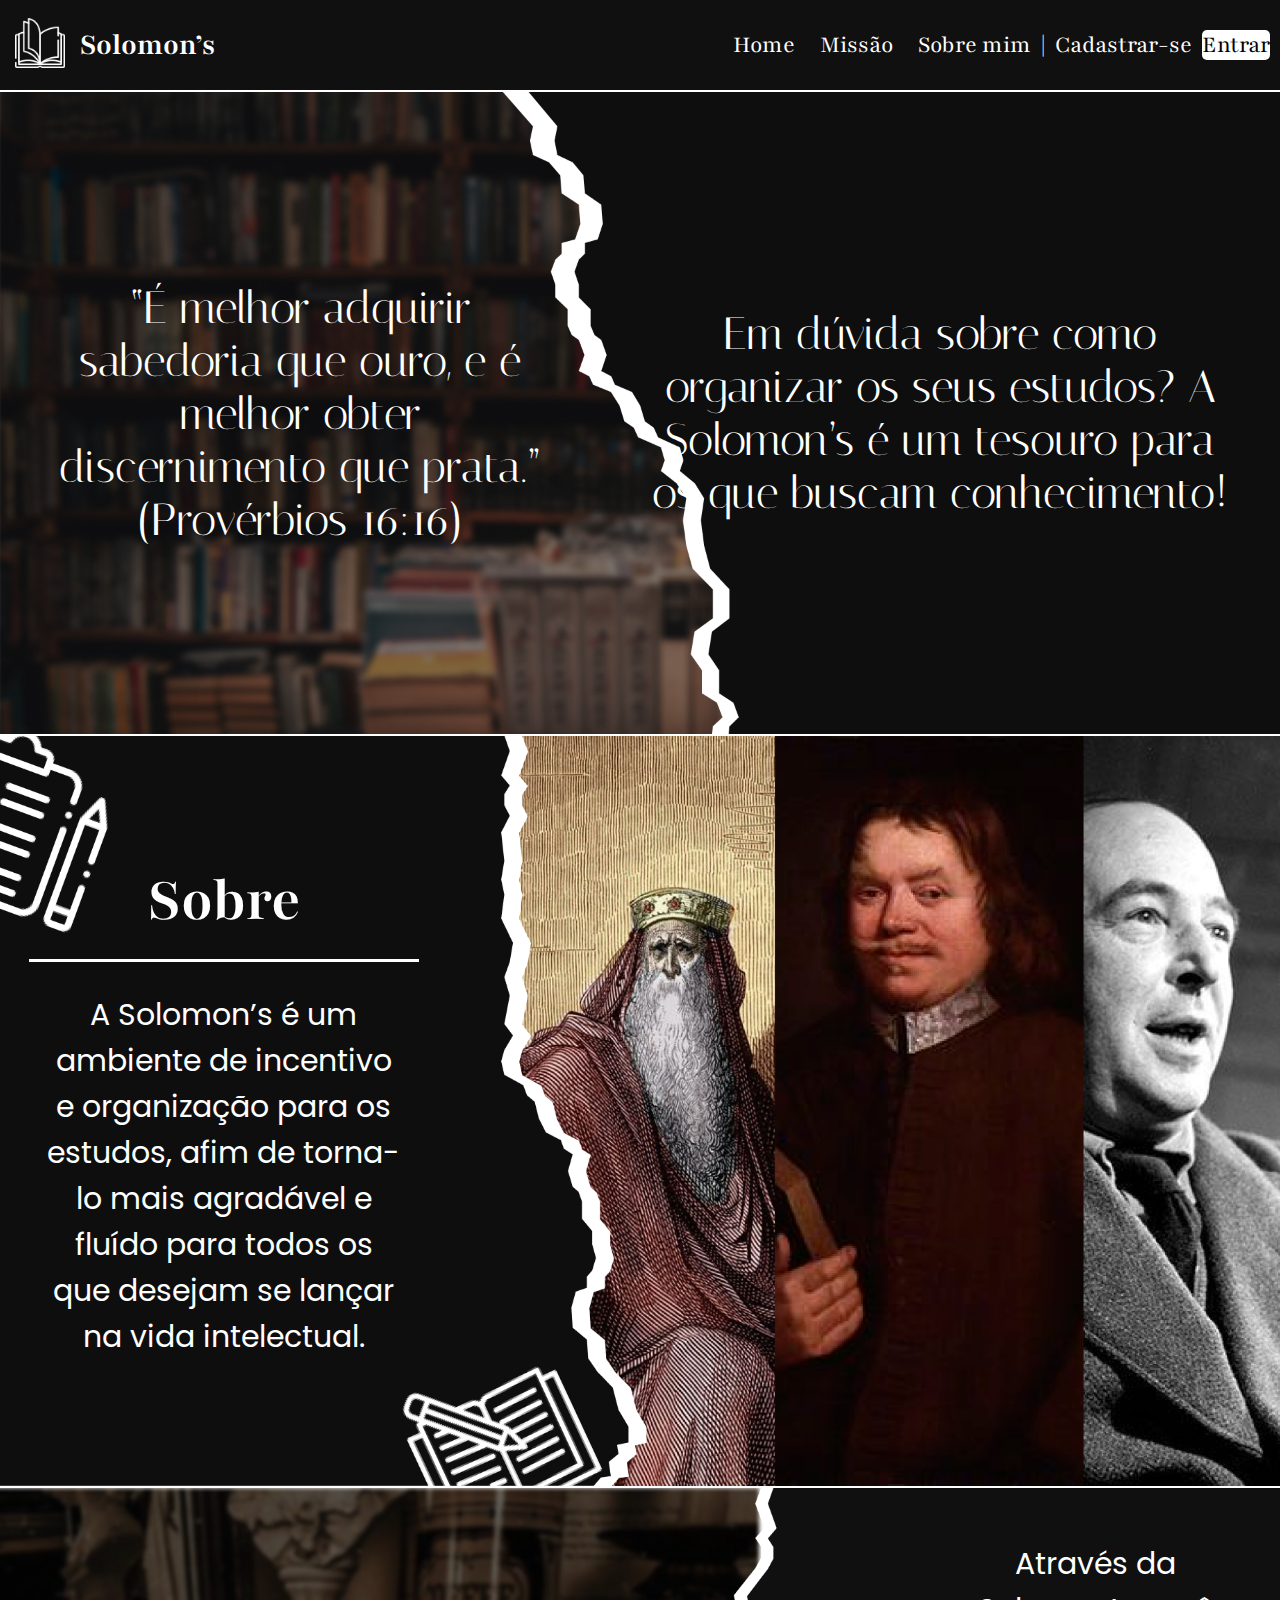
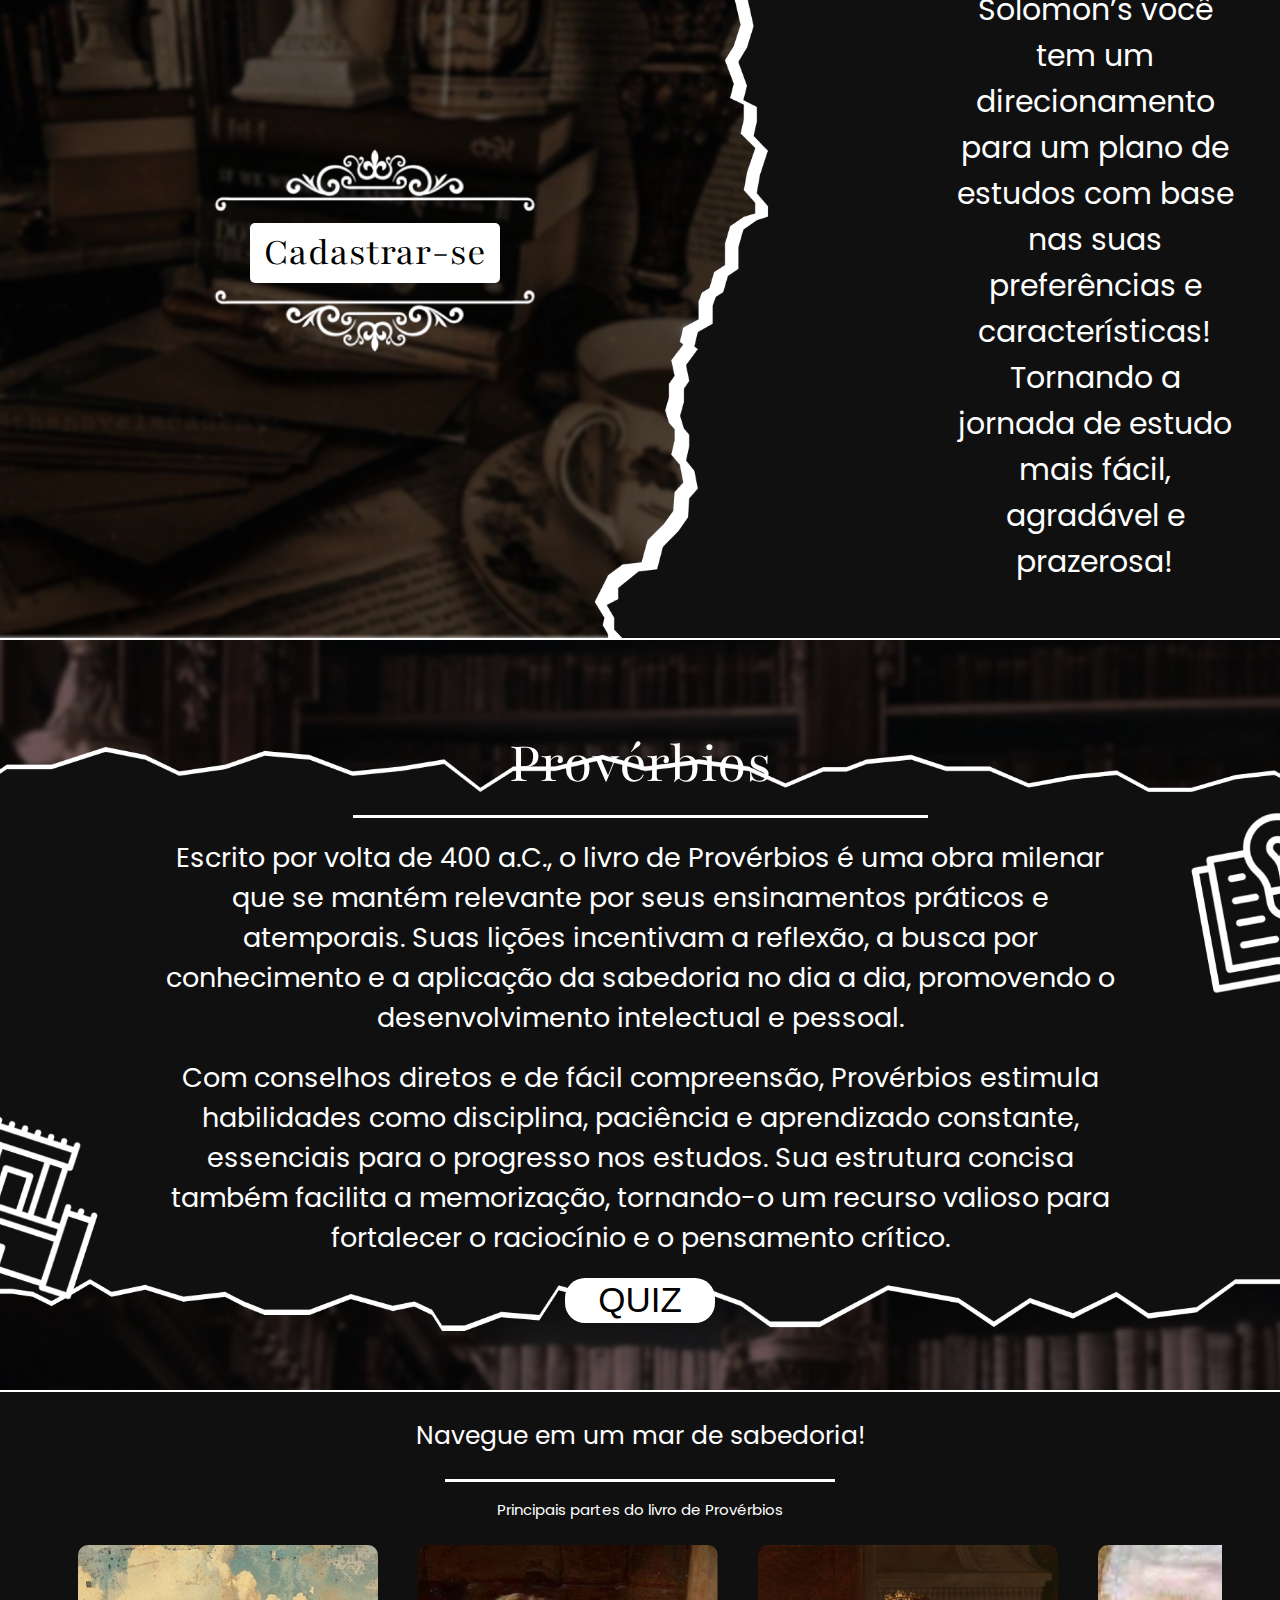
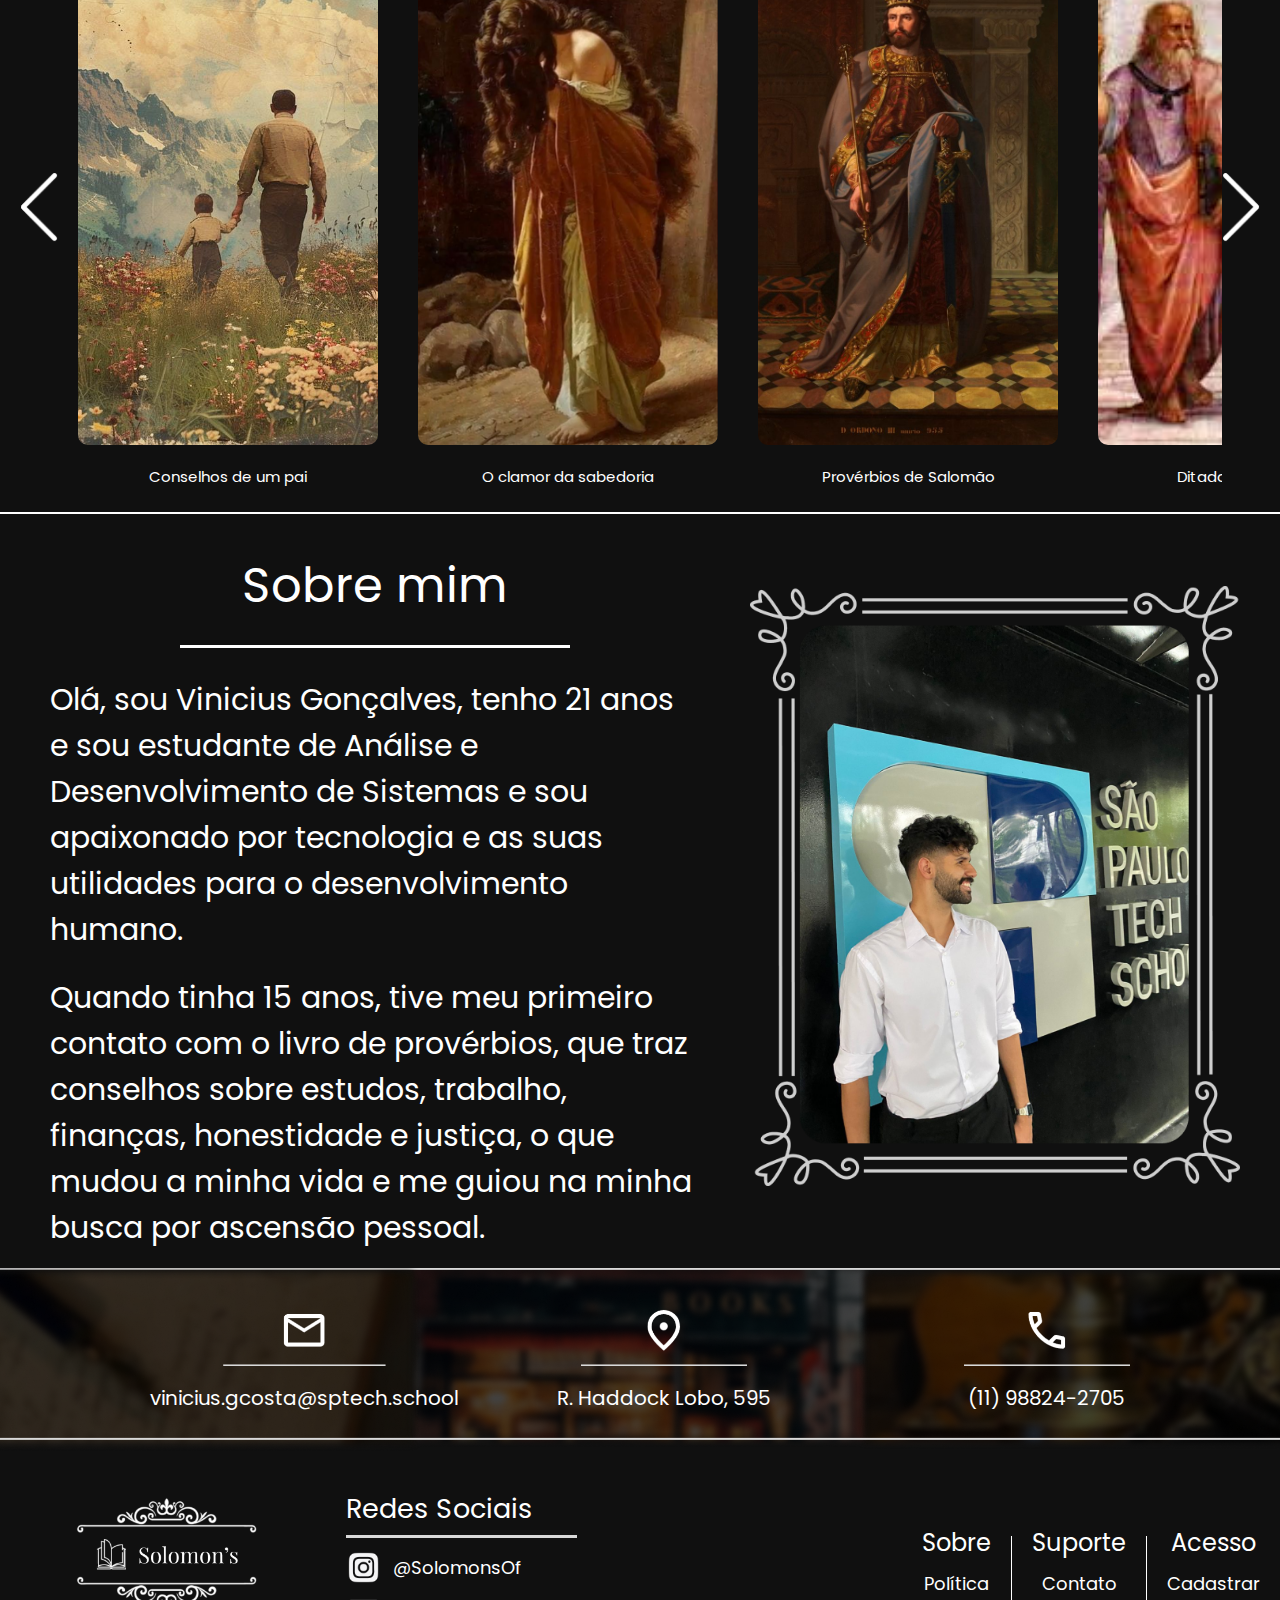
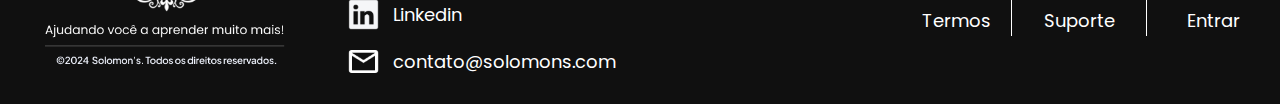
<file: Desenvolvimento/Site/web-data-viz/public/index.html>
<!DOCTYPE html>
<html lang="en">

<head>
    <meta charset="UTF-8">
    <meta name="viewport" content="width=device-width, initial-scale=1.0">

    <title>Solomon's</title>

    <link rel="icon" href="assets/Logo.png">
    <link rel="stylesheet" href="css/estilo.css">

    <link rel="preconnect" href="https://fonts.googleapis.com">
    <link rel="preconnect" href="https://fonts.gstatic.com" crossorigin>
    <link href="https://fonts.googleapis.com/css2?family=Playfair:ital,opsz,wght@0,5..1200,300..900;1,5..1200,300..900&display=swap" rel="stylesheet">

    <link rel="preconnect" href="https://fonts.googleapis.com">
    <link rel="preconnect" href="https://fonts.gstatic.com" crossorigin>
    <link href="https://fonts.googleapis.com/css2?family=Italiana&family=Playfair:ital,opsz,wght@0,5..1200,300..900;1,5..1200,300..900&family=Saira:ital,wght@0,100..900;1,100..900&display=swap" rel="stylesheet">

    <link rel="preconnect" href="https://fonts.googleapis.com">
    <link rel="preconnect" href="https://fonts.gstatic.com" crossorigin>
    <link href="https://fonts.googleapis.com/css2?family=Italiana&family=Playfair:ital,opsz,wght@0,5..1200,300..900;1,5..1200,300..900&family=Poppins:ital,wght@0,100;0,200;0,300;0,400;0,500;0,600;0,700;0,800;0,900;1,100;1,200;1,300;1,400;1,500;1,600;1,700;1,800;1,900&family=Saira:ital,wght@0,100..900;1,100..900&display=swap" rel="stylesheet">

</head>

<body>

    <!-- /HEADER SECTION -->

    <header id="header">
        <nav id="logo">
            <div>
                <img src="assets/Logo.png">
            </div>
            <div id="nome_site">
                <h3 onclick="select_menu('link_home')">Solomon’s</h3>
            </div>
        </nav>
        <nav id="links">
            <div>
                <a class="no_link" onclick="select_menu('link_home')" id="link_home">Home</a>
                <a class="no_link" onclick="select_menu('link_missao')" id="link_missao">Missão</a>
                <a class="no_link" onclick="select_menu('link_sobre')" id="link_sobre">Sobre mim</a>
            </div>
            <div id="usuario">
                <span>|</span>
                <a class="no_link" href="cadastro.html">Cadastrar-se</a>
                <button onclick="realizarLogin()">Entrar</button>
            </div>
        </nav>
    </header>

    <!-- /HEADER SECTION -->

    <!-- MAIN SECTION -->
    <main>
        <!-- /HOME SECTION -->
        <section id="section_home">
            <div>
                <p>“É melhor adquirir sabedoria que ouro, e é melhor obter discernimento que prata.” (Provérbios 16:16)
                </p>
            </div>
            <div>
                <p>Em dúvida sobre como organizar os seus estudos?
                    A Solomon’s é um tesouro para os que buscam conhecimento!</p>
            </div>
        </section>
        <!-- /HOME SECTION -->

        <div class="section_separador"></div>

        <!-- SECTION SOBRE -->
        <section id="section_sobre">
            <div id="informacoes">
                <h3>Sobre</h3>
                <img id="separador" src="assets/Separador.png">
                <p>A Solomon’s é um ambiente de incentivo e organização para os estudos, afim de torna-lo mais agradável e fluído para todos os que desejam se lançar na vida intelectual.</p>
            </div>
        </section>
        <!-- SECTION SOBRE -->

        <div class="section_separador"></div>
        
        <!-- SECTION SIMULAR -->
        <section id="section_simular">
            <div id="cadastro">
                <div>
                    <img id="moldura" src="assets/Moldura_simular.png">
                </div>
                <button id="button_cadastro" onclick="realizarCadastro()">Cadastrar-se</button>
            </div>
            <div>
                <p>Através da Solomon’s você tem um direcionamento para um plano de estudos com base nas suas preferências e características! Tornando a jornada de estudo mais fácil, agradável e prazerosa!</p>
            </div>
        </section>
        <!-- SECTION SIMULAR -->

        <div class="section_separador"></div>

        <!-- SECTION MISSÃO -->
        <section id="section_missao">
            <div>
                <p id="titulo">Provérbios</p>
                <div>
                    <img src="assets/Separador_missao.png">
                </div>
                <p>Escrito por volta de 400 a.C., o livro de Provérbios é uma obra milenar que se mantém relevante por seus ensinamentos práticos e atemporais. Suas lições incentivam a reflexão, a busca por conhecimento e a aplicação da sabedoria no dia a dia, promovendo o desenvolvimento intelectual e pessoal.</p>
                <p>Com conselhos diretos e de fácil compreensão, Provérbios estimula habilidades como disciplina, paciência e aprendizado constante, essenciais para o progresso nos estudos. Sua estrutura concisa também facilita a memorização, tornando-o um recurso valioso para fortalecer o raciocínio e o pensamento crítico.</p>
                <button onclick="direcionarQuiz()">QUIZ</button>
            </div>
        </section>
        <!-- SECTION SIMULAR -->

        <div class="section_separador"></div>

        <!-- SECTION CARROCEL -->
        <section id="section_carrocel">
            <div id="titulo">
                <p>Navegue em um mar de sabedoria!</p>
                <div id="imagem">
                    <img src="assets/Separador.png">
                </div>
                <p id="sibtitulo">Principais partes do livro de Provérbios</p>
            </div>

            <div id="carrocel">
                <img class="nav-btn" id="prev-btn" src="assets/seta_esquerda.png" onclick="moverEsquerda()">
                <div id="direcionador_proverbios">
                    <div class="conjunto">
                        <div class="bar_versiculos" id="conselhos_de_um_pai" onclick="direcionarProverbios3()">
                        </div>
                        <p>Conselhos de um pai</p>
                    </div>

                    <div class="conjunto">
                        <div class="bar_versiculos" id="clamor_da_sabedoria" onclick="direcionarProverbios8()">
                        </div>
                        <p>O clamor da sabedoria</p>
                    </div>
    
                    <div class="conjunto">
                        <div class="bar_versiculos" id="proverbios_de_salomao" onclick="direcionarProverbios10()">
                        </div>
                        <p>Provérbios de Salomão</p>
                    </div>

                    <div class="conjunto">
                        <div class="bar_versiculos" id="ditados_dos_sabios" onclick="direcionarProverbios22()">
                        </div>
                        <p>Ditados dos sábios</p>
                    </div>

                    <div class="conjunto">
                        <div class="bar_versiculos" id="ditados_de_agur" onclick="direcionarProverbios30()">
                        </div>
                        <p>Ditados de Agur</p>
                    </div>

                    <div class="conjunto">
                        <div class="bar_versiculos" id="ditados_rei_lemuel" onclick="direcionarProverbios31()">
                        </div>
                        <p>Ditados do rei Lemuel</p>
                    </div>
                </div>
                <img class="nav-btn" id="next-btn" src="assets/seta_direita.png" onclick="moverDireita()">
            </div>
        </section>
        <!-- SECTION CARROCEL -->

        <div class="section_separador"></div>

        <!-- SECTION SOBRE MIM -->
        <section id="section_sobre_mim">
            <div id="informacoes">
                <p id="titulo">Sobre mim</p>
                <div>
                    <img src="assets/Separador.png">
                </div>
                <p>Olá, sou Vinicius Gonçalves, tenho 21 anos e sou estudante de Análise e Desenvolvimento de Sistemas e sou apaixonado por tecnologia e as suas utilidades para o desenvolvimento humano.</p>
                <p>Quando tinha 15 anos, tive meu primeiro contato com o livro de provérbios, que traz conselhos sobre estudos, trabalho, finanças, honestidade e justiça, o que mudou a minha vida e me guiou na minha busca por ascensão pessoal.</p>
            </div>

            <div>
                <img id="foto" src="assets/Sobremim_foto.png">
            </div>
        </section>
        <!-- SECTION SOBRE MIM -->
    </main>
    <!-- MAIN SECTION -->

    <!-- /FOOTER SECTION -->
    <footer>
        <section id="section_contatos">
            <div id="footer_email">
                <div>
                    <img class="icons" src="assets/footer_contato.png"><br>
                </div>
                <a href="">vinicius.gcosta@sptech.school</a>
            </div>

            <div id="footer_local">
                <div>
                    <img class="icons" src="assets/footer_local.png"><br>
                </div>
                <a href="">R. Haddock Lobo, 595</a>
            </div>

            <div id="footer_contato">
                <div>
                    <img class="icons" src="assets/footer_tel.png">
                </div>
                <p>(11) 98824-2705</p>
            </div>
        </section>
        
        <section id="section_infos">
            <div id="logo_rede">
                <div id="logo">
                    <img src="assets/Footer - Logo.png">
                </div>
    
                <div id="redes_sociais">
                    <p id="titulo_rede">Redes Sociais</p>
                    <div>
                        <img src="assets/footer_separador.png">
                    </div>
    
                    <div>
                        <div id="icons">
                            <img src="assets/instagram.png">
                        </div>
                        <p>@SolomonsOf</p>
                    </div>
    
                    <div>
                        <div id="icons">
                            <img src="assets/linkedin.png">
                        </div>
                        <a href="https://www.linkedin.com/in/vinicius-gonçalves-aa3031229/">Linkedin</a>
                    </div>
    
                    <div>
                        <div id="icons">
                            <img src="assets/mail.png">
                        </div>
                        <a>contato@solomons.com</a>
                    </div>
                </div>
            </div>

            <div id="footer_infos">
                <div id="footer_help">
                    <p id="titulo">Sobre</p>
                    <p>Política</p>
                    <p>Termos</p>
                </div>
                <div id="separadores">
                    <img src="assets/footer_separador2.png">
                </div>
                <div id="footer_help">
                    <p id="titulo">Suporte</p>
                    <p>Contato</p>
                    <p>Suporte</p>
                </div>
                <div id="separadores">
                    <img src="assets/footer_separador2.png">
                </div>
                <div id="footer_help">
                    <p id="titulo">Acesso</p>
                    <p>Cadastrar</p>
                    <p>Entrar</p>
                </div>
            </div>
        </section>
    </footer>
    <!-- /FOOTER SECTION -->
</body>
</html>

<script src="js/sessao.js"></script>
</file>
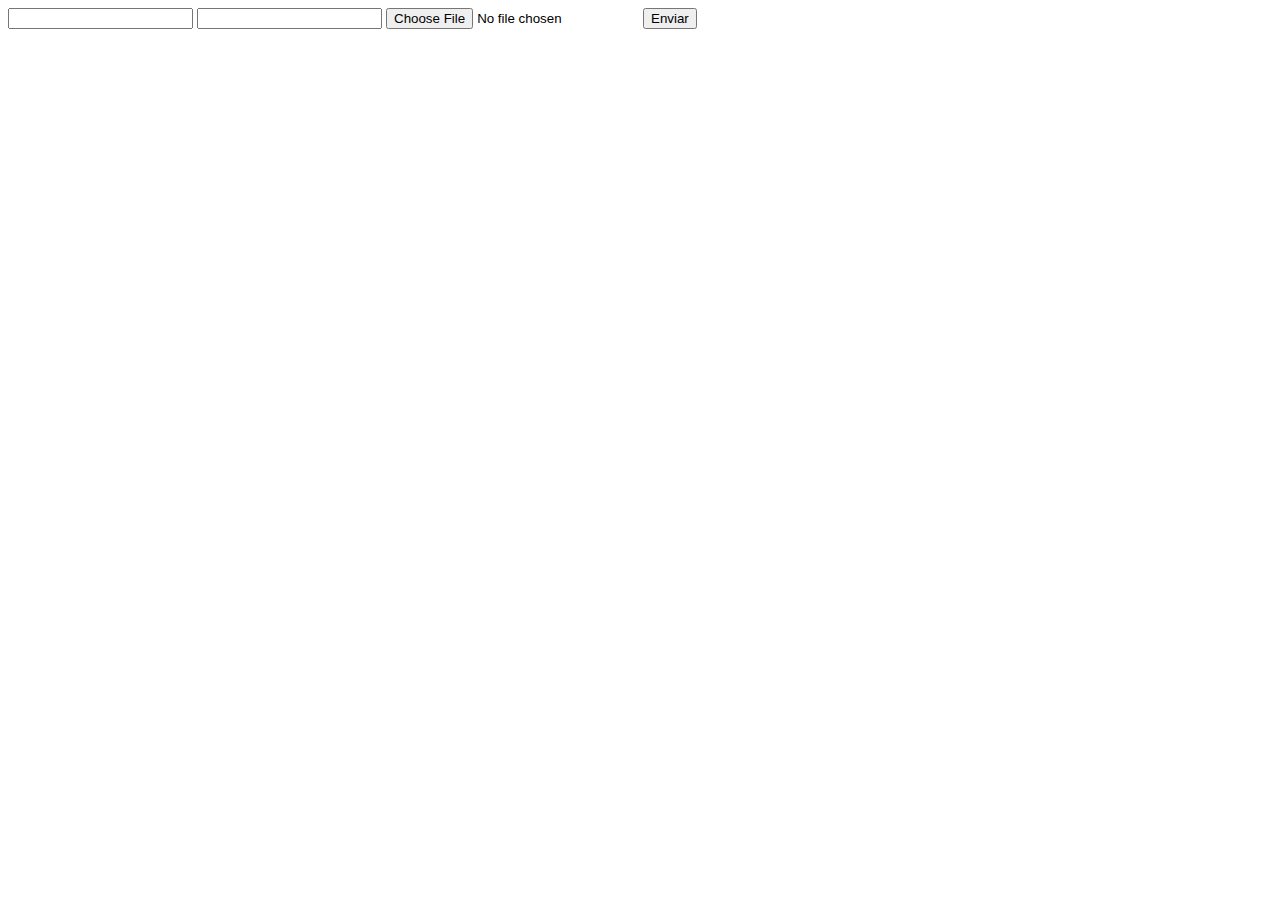
<file: Desenvolvimento/Site/web-data-viz/DOCUMENTOS_DE_APOIO/exemplo_de_upload_de_arquivo/public/index.html>
<!DOCTYPE html>
<html lang="en">

<head>
  <meta charset="UTF-8">
  <meta http-equiv="X-UA-Compatible" content="IE=edge">
  <meta name="viewport" content="width=device-width, initial-scale=1.0">
  <title>Upload</title>
</head>

<body>

  <div>
    <input name="nome" id="nome" type="text" />
    <input name="email" id="email" type="url" />
    <input name="foto" id="foto" type="file" />
    <button onclick="enviar()">Enviar</button>
  </div>

  <div id="container"></div>
</body>

</html>

<script>
  function enviar() {
    const formData = new FormData();
    formData.append('foto', foto.files[0])
    formData.append('nome', nome.value)
    formData.append('email', email.value)

    fetch("/usuarios/cadastro", {
      method: "POST",
      body: formData
    })
      .then(res => {
        window.location = "./perfil.html"
      })
      .catch(err => {
        console.log(err);
      })
  }
</script>
</file>
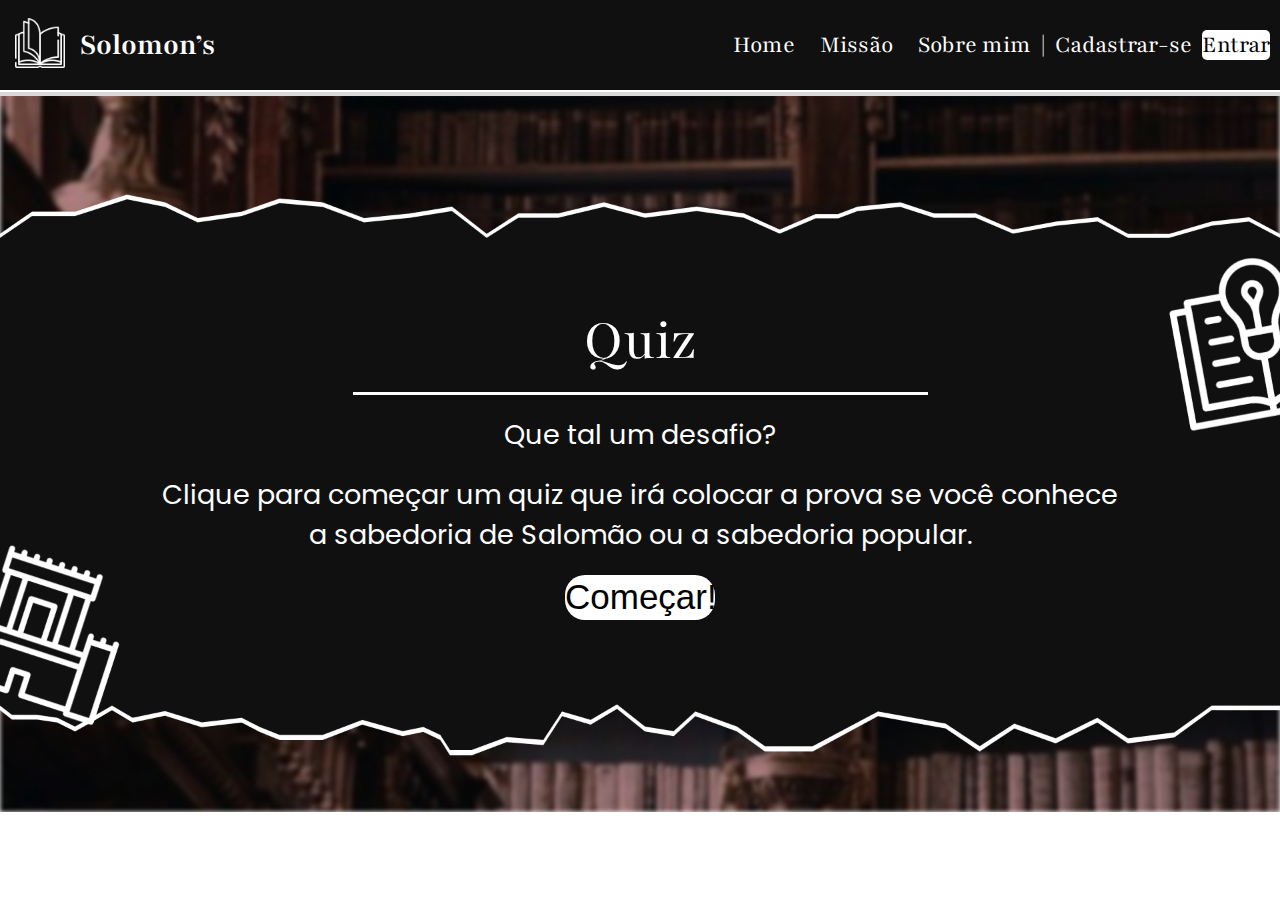
<file: Desenvolvimento/Site/Site Institucional/quiz.html>
<!DOCTYPE html>
<html lang="en">
<head>
    <meta charset="UTF-8">
    <meta name="viewport" content="width=device-width, initial-scale=1.0">
    <title>Solomon's</title>

    <link rel="icon" href="assets/Logo.png">
    <link rel="stylesheet" href="css/quiz.css">

    <link rel="preconnect" href="https://fonts.googleapis.com">
    <link rel="preconnect" href="https://fonts.gstatic.com" crossorigin>
    <link href="https://fonts.googleapis.com/css2?family=Playfair:ital,opsz,wght@0,5..1200,300..900;1,5..1200,300..900&display=swap" rel="stylesheet">

    <link rel="preconnect" href="https://fonts.googleapis.com">
    <link rel="preconnect" href="https://fonts.gstatic.com" crossorigin>
    <link href="https://fonts.googleapis.com/css2?family=Italiana&family=Playfair:ital,opsz,wght@0,5..1200,300..900;1,5..1200,300..900&family=Saira:ital,wght@0,100..900;1,100..900&display=swap" rel="stylesheet">

    <link rel="preconnect" href="https://fonts.googleapis.com">
    <link rel="preconnect" href="https://fonts.gstatic.com" crossorigin>
    <link href="https://fonts.googleapis.com/css2?family=Italiana&family=Playfair:ital,opsz,wght@0,5..1200,300..900;1,5..1200,300..900&family=Poppins:ital,wght@0,100;0,200;0,300;0,400;0,500;0,600;0,700;0,800;0,900;1,100;1,200;1,300;1,400;1,500;1,600;1,700;1,800;1,900&family=Saira:ital,wght@0,100..900;1,100..900&display=swap" rel="stylesheet">

</head>
<body>
    <header id="header">
        <nav id="logo">
            <div>
                <img src="assets/Logo.png">
            </div>
            <div id="nome_site">
                <h3 onclick="select_menu('link_home')">Solomon’s</h3>
            </div>
        </nav>
        <nav id="links">
            <div>
                <a class="no_link" onclick="select_menu('link_home')" id="link_home">Home</a>
                <a class="no_link" onclick="select_menu('link_missao')" id="link_missao">Missão</a>
                <a class="no_link" onclick="select_menu('link_sobre')" id="link_sobre">Sobre mim</a>
            </div>
            <div id="usuario">
                <span>|</span>
                <a class="no_link" href="C:\Users\vinic\Desktop\Projetos\Projeto Individual\Solomon-s\Desenvolvimento\Site\Site Institucional\auth\auth.html">Cadastrar-se</a>
                <button onclick="realizarLogin()">Entrar</button>
            </div>
        </nav>
    </header>

    <main>
        <section id="section_missao">
            <div>
                <p id="titulo">Quiz</p>
                <div>
                    <img src="assets/Separador_missao.png">
                </div>
                <p>Que tal um desafio?</p>
                <p>Clique para começar um quiz que irá colocar a prova se você conhece a sabedoria de Salomão ou a sabedoria popular.</p>
                <button onclick="começarQuiz()">Começar!</button>
            </div>
        </section>
    </main>
    
</body>
</html>
</file>
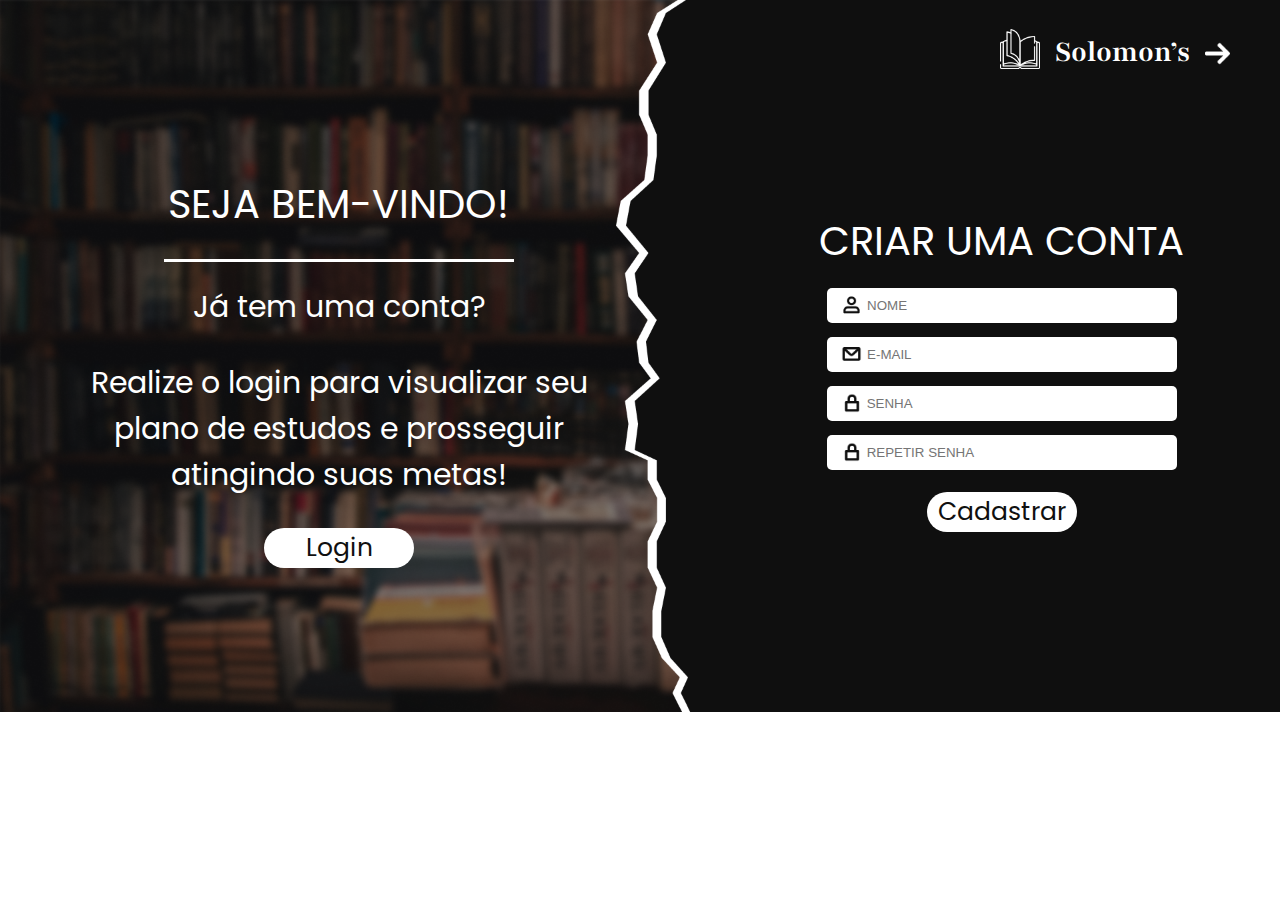
<file: Desenvolvimento/Site/web-data-viz/public/cadastro.html>
<!DOCTYPE html>
<html lang="en">
<head>
    <meta charset="UTF-8">
    <meta name="viewport" content="width=device-width, initial-scale=1.0">
    <title>Solomon's - Cadastro</title>

    <link rel="stylesheet" href="css/cadastro.css">
    <link rel="icon" href="assets/Logo.png">

    <link rel="preconnect" href="https://fonts.googleapis.com">
    <link rel="preconnect" href="https://fonts.gstatic.com" crossorigin>
    <link href="https://fonts.googleapis.com/css2?family=Playfair:ital,opsz,wght@0,5..1200,300..900;1,5..1200,300..900&display=swap" rel="stylesheet">
    
    <link rel="preconnect" href="https://fonts.googleapis.com">
    <link rel="preconnect" href="https://fonts.gstatic.com" crossorigin>
    <link href="https://fonts.googleapis.com/css2?family=Italiana&family=Playfair:ital,opsz,wght@0,5..1200,300..900;1,5..1200,300..900&family=Poppins:ital,wght@0,100;0,200;0,300;0,400;0,500;0,600;0,700;0,800;0,900;1,100;1,200;1,300;1,400;1,500;1,600;1,700;1,800;1,900&family=Saira:ital,wght@0,100..900;1,100..900&display=swap" rel="stylesheet">

</head>
<body>
    <main>
        <div id="logo">
            <div>
                <img id="logo_logo" src="assets/Logo.png">
            </div>
            <div id="nome_site">
                <h3>Solomon’s</h3>
            </div>
            <div>
                <img id="voltar" src="assets/seta.png" onclick="direcionarHome()">
            </div>
        </div>

        <div id="conteudo">
            <div id="mensagem">
                <p id="titulo">SEJA BEM-VINDO!</p>
                <div>
                    <img src="assets/cadastro/Separador.png">
                </div>
                <p id="text">Já tem uma conta?</p>
                <p id="text">Realize o login para visualizar seu plano de estudos e prosseguir atingindo suas metas!</p>
    
                <button onclick="realizarLogin()">Login</button>
            </div>
    
            <div id="dados">
                <p id="titulo">CRIAR UMA CONTA</p>
                <div id="inputs">
                    <img src="assets/cadastro/nome.png">
                    <input id="input" placeholder="NOME">
                </div>
                <div id="inputs">
                    <img src="assets/cadastro/mail.png">
                    <input id="input" placeholder="E-MAIL">
                </div>
                <div id="inputs">
                    <img src="assets/cadastro/senha.png">
                    <input id="input" placeholder="SENHA">
                </div>
                <div id="inputs">
                    <img src="assets/cadastro/senha.png">
                    <input id="input" placeholder="REPETIR SENHA">
                </div>
    
                <button onclick="cadastrar()">Cadastrar</button>
            </div>
        </div>
    </main>
</body>
</html>

<script src="js/sessao.js"></script>

<script>

  // Array para armazenar empresas cadastradas para validação de código de ativação 
  let listaEmpresasCadastradas = [];

  function cadastrar() {
    // aguardar();

    //Recupere o valor da nova input pelo nome do id
    // Agora vá para o método fetch logo abaixo
    var nomeVar = nome_input.value;
    var emailVar = email_input.value;
    var senhaVar = senha_input.value;
    var confirmacaoSenhaVar = confirmacao_senha_input.value;
    var codigoVar = codigo_input.value;
    var idEmpresaVincular

    // Verificando se há algum campo em branco
    if (
      nomeVar == "" ||
      emailVar == "" ||
      senhaVar == "" ||
      confirmacaoSenhaVar == "" ||
      codigoVar == ""
    ) {
      cardErro.style.display = "block";
      mensagem_erro.innerHTML =
        "(Mensagem de erro para todos os campos em branco)";

      finalizarAguardar();
      return false;
    } else {
      setInterval(sumirMensagem, 5000);
    }

    // Verificando se o código de ativação é de alguma empresa cadastrada
    for (let i = 0; i < listaEmpresasCadastradas.length; i++) {
      if (listaEmpresasCadastradas[i].codigo_ativacao == codigoVar) {
        idEmpresaVincular = listaEmpresasCadastradas[i].id
        console.log("Código de ativação válido.");
        break;
      } else {
        cardErro.style.display = "block";
        mensagem_erro.innerHTML = "(Mensagem de erro para código inválido)";
        finalizarAguardar();
      }
    }

    // Enviando o valor da nova input
    fetch("/usuarios/cadastrar", {
      method: "POST",
      headers: {
        "Content-Type": "application/json",
      },
      body: JSON.stringify({
        // crie um atributo que recebe o valor recuperado aqui
        // Agora vá para o arquivo routes/usuario.js
        nomeServer: nomeVar,
        emailServer: emailVar,
        senhaServer: senhaVar,
        idEmpresaVincularServer: idEmpresaVincular
      }),
    })
      .then(function (resposta) {
        console.log("resposta: ", resposta);

        if (resposta.ok) {
          cardErro.style.display = "block";

          mensagem_erro.innerHTML =
            "Cadastro realizado com sucesso! Redirecionando para tela de Login...";

          setTimeout(() => {
            window.location = "login.html";
          }, "2000");

          limparFormulario();
          finalizarAguardar();
        } else {
          throw "Houve um erro ao tentar realizar o cadastro!";
        }
      })
      .catch(function (resposta) {
        console.log(`#ERRO: ${resposta}`);
        finalizarAguardar();
      });

    return false;
  }

  // Listando empresas cadastradas 
  function listar() {
    fetch("/empresas/listar", {
      method: "GET",
    })
      .then(function (resposta) {
        resposta.json().then((empresas) => {
          empresas.forEach((empresa) => {
            listaEmpresasCadastradas.push(empresa);

            console.log("listaEmpresasCadastradas")
            console.log(listaEmpresasCadastradas[0].codigo_ativacao)
          });
        });
      })
      .catch(function (resposta) {
        console.log(`#ERRO: ${resposta}`);
      });
  }

  function sumirMensagem() {
    cardErro.style.display = "none";
  }
</script>
</file>
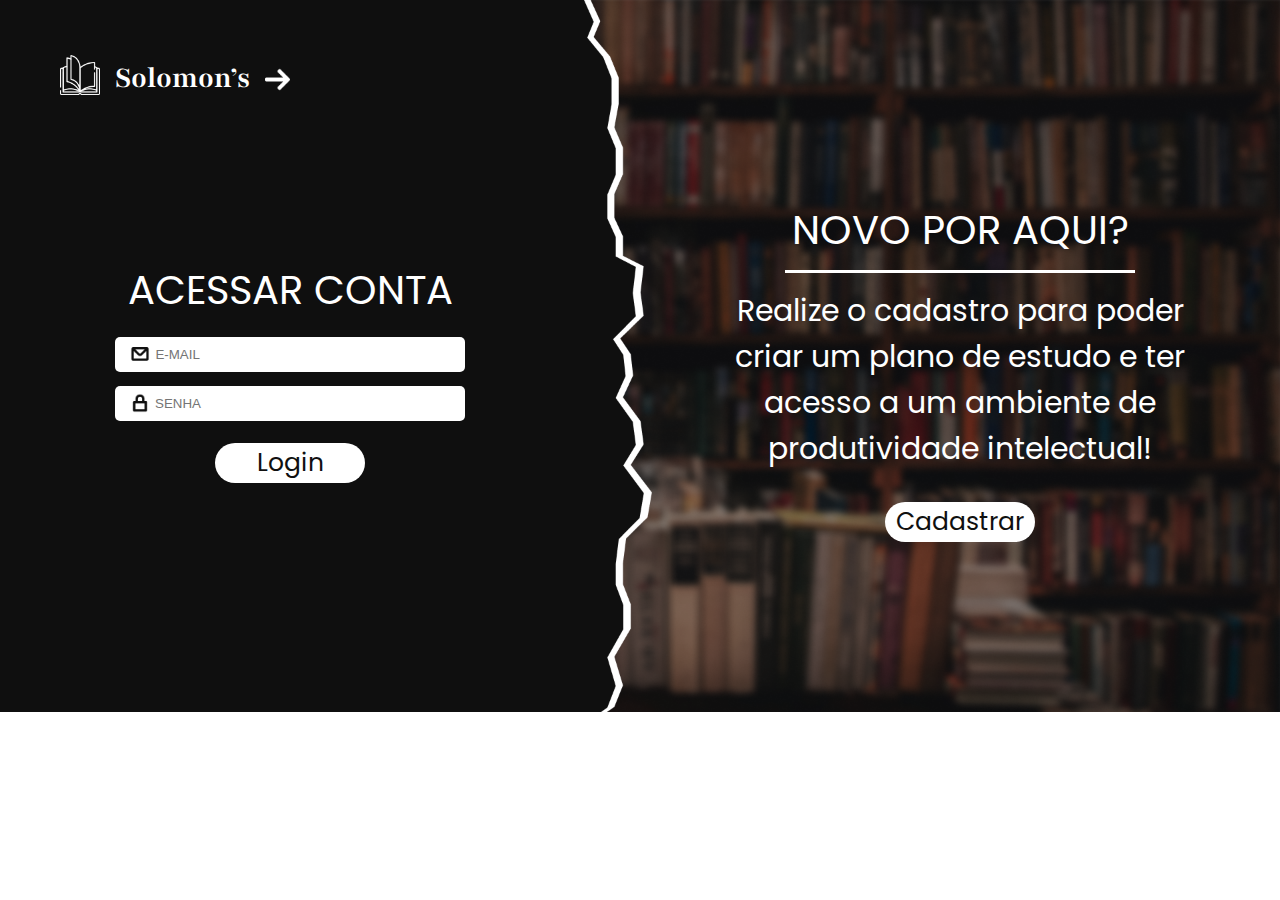
<file: Desenvolvimento/Site/web-data-viz/public/login.html>
<!DOCTYPE html>
<html lang="en">
<head>
    <meta charset="UTF-8">
    <meta name="viewport" content="width=device-width, initial-scale=1.0">
    <title>Solomon's - Login</title>

    <link rel="stylesheet" href="css/login.css">
    <link rel="icon" href="assets/Logo.png">

    <link rel="preconnect" href="https://fonts.googleapis.com">
    <link rel="preconnect" href="https://fonts.gstatic.com" crossorigin>
    <link href="https://fonts.googleapis.com/css2?family=Playfair:ital,opsz,wght@0,5..1200,300..900;1,5..1200,300..900&display=swap" rel="stylesheet">
    
    <link rel="preconnect" href="https://fonts.googleapis.com">
    <link rel="preconnect" href="https://fonts.gstatic.com" crossorigin>
    <link href="https://fonts.googleapis.com/css2?family=Italiana&family=Playfair:ital,opsz,wght@0,5..1200,300..900;1,5..1200,300..900&family=Poppins:ital,wght@0,100;0,200;0,300;0,400;0,500;0,600;0,700;0,800;0,900;1,100;1,200;1,300;1,400;1,500;1,600;1,700;1,800;1,900&family=Saira:ital,wght@0,100..900;1,100..900&display=swap" rel="stylesheet">

</head>

<body>
    <main>
        <div id="logo">
            <div>
                <img id="logo_logo" src="assets/Logo.png">
            </div>
            <div id="nome_site">
                <h3>Solomon’s</h3>
            </div>
            <div>
                <img id="voltar" src="assets/seta.png" onclick="direcionarHome()">
            </div>
        </div>

        <div id="conteudo">
            <div id="dados">
                <p id="titulo">ACESSAR CONTA</p>
    
                <div id="inputs">
                    <img src="assets/cadastro/mail.png">
                    <input placeholder="E-MAIL">
                </div>
    
                <div id="inputs">
                    <img src="assets/cadastro/senha.png">
                    <input placeholder="SENHA">
                </div>
    
                <button onclick="entrar()">Login</button>
            </div>
    
            <div id="mensagem">
                <p id="titulo">NOVO POR AQUI?</p>
                
                <img src="assets/cadastro/Separador.png">
    
                <p id="text">Realize o cadastro para poder criar um plano de estudo e ter acesso a um ambiente de produtividade intelectual!</p>
    
                <button onclick="realizarCadastro()">Cadastrar</button>
            </div>
        </div>
    </main>
</body>
</html>

<script src="js/sessao.js"></script>

<script>


    function entrar() {
        aguardar();

        var emailVar = email_input.value;
        var senhaVar = senha_input.value;

        if (emailVar == "" || senhaVar == "") {
            cardErro.style.display = "block"
            mensagem_erro.innerHTML = "(Mensagem de erro para todos os campos em branco)";
            finalizarAguardar();
            return false;
        }
        else {
            setInterval(sumirMensagem, 5000)
        }

        console.log("FORM LOGIN: ", emailVar);
        console.log("FORM SENHA: ", senhaVar);

        fetch("/usuarios/autenticar", {
            method: "POST",
            headers: {
                "Content-Type": "application/json"
            },
            body: JSON.stringify({
                emailServer: emailVar,
                senhaServer: senhaVar
            })
        }).then(function (resposta) {
            console.log("ESTOU NO THEN DO entrar()!")

            if (resposta.ok) {
                console.log(resposta);

                resposta.json().then(json => {
                    console.log(json);
                    console.log(JSON.stringify(json));
                    sessionStorage.EMAIL_USUARIO = json.email;
                    sessionStorage.NOME_USUARIO = json.nome;
                    sessionStorage.ID_USUARIO = json.id;
                    sessionStorage.AQUARIOS = JSON.stringify(json.aquarios)

                    setTimeout(function () {
                        window.location = "./dashboard/cards.html";
                    }, 1000); // apenas para exibir o loading

                });

            } else {

                console.log("Houve um erro ao tentar realizar o login!");

                resposta.text().then(texto => {
                    console.error(texto);
                    finalizarAguardar(texto);
                });
            }

        }).catch(function (erro) {
            console.log(erro);
        })

        return false;
    }

    function sumirMensagem() {
        cardErro.style.display = "none"
    }

</script>
</file>
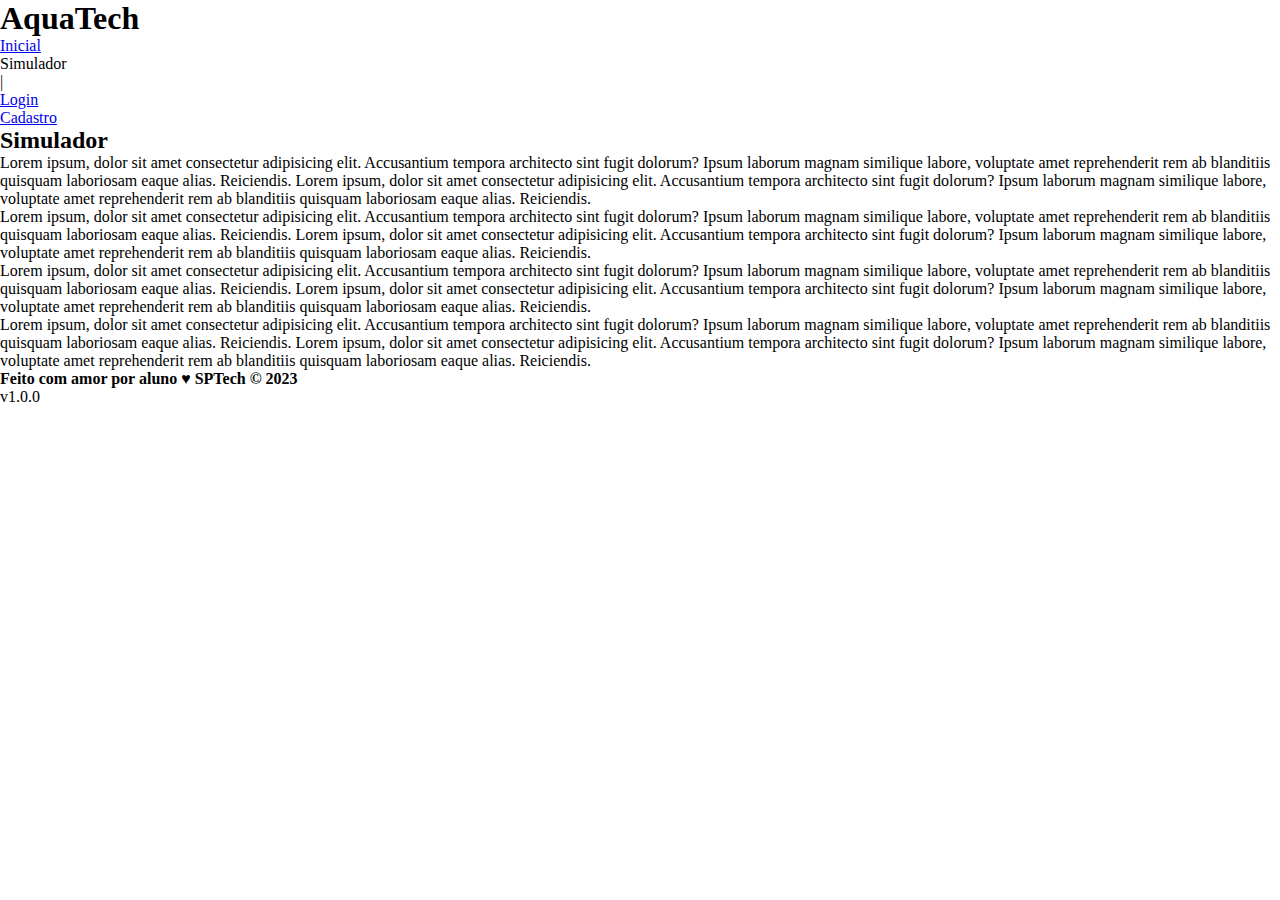
<file: Desenvolvimento/Site/web-data-viz/public/simulador.html>
<!DOCTYPE html>
<html lang="pt-br">

<head>
    <meta charset="UTF-8">
    <meta http-equiv="X-UA-Compatible" content="IE=edge">
    <meta name="viewport" content="width=device-width, initial-scale=1.0">

    <title>AquaTech | Simulador</title>

    <script src="./js/sessao.js"></script>

    <link rel="stylesheet" href="./css/estilo.css">
    <link rel="icon" href="./assets/icon/favicon2.ico">
    <link rel="preconnect" href="https://fonts.gstatic.com">
</head>

<body>

    <!--header inicio-->
    <div class="header">
        <div class="container">
            <h1 class="titulo">AquaTech</h1>
            <ul class="navbar">
                <li>
                    <a href="./index.html">Inicial</a>
                </li>
                <li class="agora">Simulador</li>
                <li>|</li>
                <li>
                    <a href="./login.html">Login</a>
                </li>
                <li>
                    <a href="./login.html">Cadastro</a>
                </li>
            </ul>
        </div>
    </div>


    <!-- simulador inicio -->
    <div class="simulador">
        <div class="container">
            <h2>Simulador</h2>
            <p>Lorem ipsum, dolor sit amet consectetur adipisicing elit. Accusantium tempora architecto sint fugit
                dolorum? Ipsum laborum magnam similique labore, voluptate amet reprehenderit rem ab blanditiis quisquam
                laboriosam eaque alias. Reiciendis. Lorem ipsum, dolor sit amet consectetur adipisicing elit.
                Accusantium tempora architecto sint fugit dolorum? Ipsum laborum magnam similique labore, voluptate amet
                reprehenderit rem ab blanditiis quisquam laboriosam eaque alias. Reiciendis.</p>
            <p>Lorem ipsum, dolor sit amet consectetur adipisicing elit. Accusantium tempora architecto sint fugit
                dolorum? Ipsum laborum magnam similique labore, voluptate amet reprehenderit rem ab blanditiis quisquam
                laboriosam eaque alias. Reiciendis. Lorem ipsum, dolor sit amet consectetur adipisicing elit.
                Accusantium tempora architecto sint fugit dolorum? Ipsum laborum magnam similique labore, voluptate amet
                reprehenderit rem ab blanditiis quisquam laboriosam eaque alias. Reiciendis.</p>
            <p>Lorem ipsum, dolor sit amet consectetur adipisicing elit. Accusantium tempora architecto sint fugit
                dolorum? Ipsum laborum magnam similique labore, voluptate amet reprehenderit rem ab blanditiis quisquam
                laboriosam eaque alias. Reiciendis. Lorem ipsum, dolor sit amet consectetur adipisicing elit.
                Accusantium tempora architecto sint fugit dolorum? Ipsum laborum magnam similique labore, voluptate amet
                reprehenderit rem ab blanditiis quisquam laboriosam eaque alias. Reiciendis.</p>
            <p>Lorem ipsum, dolor sit amet consectetur adipisicing elit. Accusantium tempora architecto sint fugit
                dolorum? Ipsum laborum magnam similique labore, voluptate amet reprehenderit rem ab blanditiis quisquam
                laboriosam eaque alias. Reiciendis. Lorem ipsum, dolor sit amet consectetur adipisicing elit.
                Accusantium tempora architecto sint fugit dolorum? Ipsum laborum magnam similique labore, voluptate amet
                reprehenderit rem ab blanditiis quisquam laboriosam eaque alias. Reiciendis.</p>

        </div>
    </div>
    <!-- simulador fim -->

    <!--footer inicio-->
    <div class="footer">
        <div class="container">
            <h4>Feito com amor por aluno &hearts; SPTech &copy; 2023</h4>
            <span class="version">v1.0.0</span>
        </div>
    </div>
    <!--footer fim-->


</body>

</html>
</file>
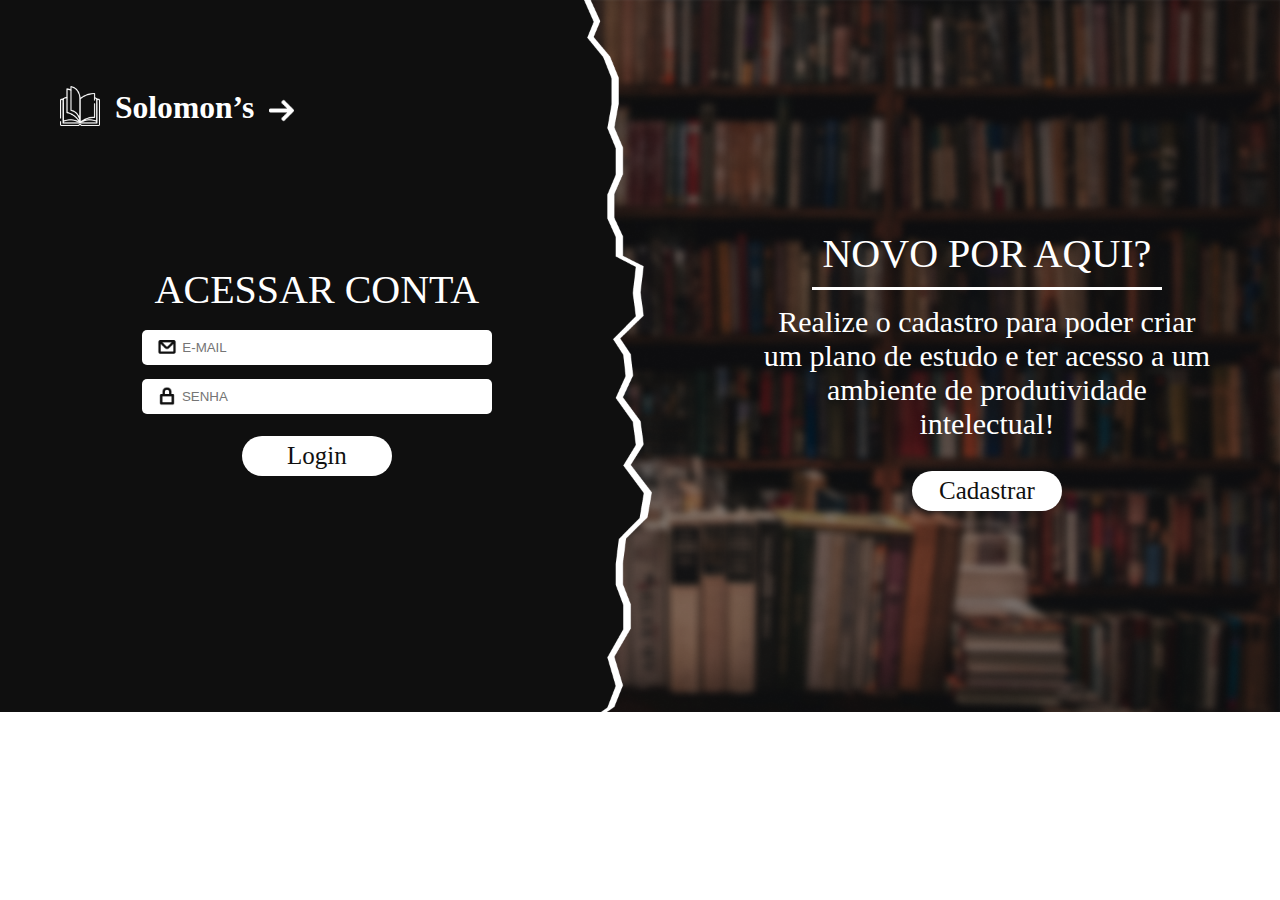
<file: Desenvolvimento/Site/web-data-viz/public/dashboard/cards.html>
<!DOCTYPE html>
<html lang="pt-br">

<head>
    <link rel="shortcut icon" href="../assets/icon/favicon2.ico" type="image/x-icon">
    <meta charset="UTF-8">
    <meta http-equiv="X-UA-Compatible" content="IE=edge">
    <meta name="viewport" content="width=device-width, initial-scale=1.0">
    <title>AquaTech | Tempo Real</title>


    <link rel="stylesheet" href="./../css/dashboards.css">
    <link rel="stylesheet" href="./../css/estilo.css" />

    <script src="../js/sessao.js"></script>
    <script src="../js/alerta.js"></script>
    <link rel="preconnect" href="https://fonts.gstatic.com">
    <link
        href="https://fonts.googleapis.com/css2?family=Exo+2:ital,wght@0,100;0,200;0,300;0,400;0,500;0,600;0,700;0,800;0,900;1,100;1,200;1,300;1,400;1,500;1,600;1,700;1,800;1,900&display=swap"
        rel="stylesheet">
</head>

<body onload="validarSessao(), exibirAquarios(),  atualizacaoPeriodica()">

    <div class="janela">

        <div class="header-left dash-header">

            <h1>AquaTech</h1>

            <div class="hello">
                <h3>Olá, <span id="b_usuario">usuário</span>!</h3>
            </div>

            <div class="btn-nav">
                <h3>Aquários</h3>
            </div>

            <div class="btn-nav-white">
                <a href="./dashboard.html">
                    <h3>Gráficos</h3>
                </a>
            </div>

            <div class="btn-nav-white">
                <a href="./mural.html">
                    <h3>Mural de Avisos</h3>
                </a>
            </div>

            <div class="btn-logout" onclick="limparSessao()">
                <h3>Sair</h3>
            </div>

        </div>

        <div class="dash">
            <div id="alerta">
            </div>
            <div class="area-parametros-alerta">
                <p class="titulo-legenda">
                    Legenda - Parâmetros para Alertas
                </p>
                <div class="parametros-alerta">
                    <div class="item-regua perigo-frio">
                        <p>Perigo</p>
                        <p>&lt;=5°C</p>
                    </div>
                    <div class="item-regua alerta-frio">
                        <p>Alerta</p>
                        <p>&lt;=10°C</p>
                    </div>
                    <div class="item-regua ideal">
                        <p>Ideal</p>
                        <p>20°C</p>
                    </div>
                    <div class="item-regua alerta-quente">
                        <p>Alerta</p>
                        <p>&gt;=22°C</p>
                    </div>
                    <div class="item-regua perigo-quente">
                        <p>Perigo</p>
                        <p>&gt;=23°C</p>
                    </div>
                </div>
            </div>

            <div class="cards" id="cardAquarios">

            </div>

        </div>

    </div>

</body>

<script>

    function exibirAquarios() {
        JSON.parse(sessionStorage.AQUARIOS).forEach(item => {
            document.getElementById("cardAquarios").innerHTML += `
                    <div class="card-aquario">
                        <div class="title-aquario">
                            <h1>${item.descricao}</h1>
                        </div>
                        <div class="desc-aquario">
                        <div class="temperatura">
                            <p id="temp_aquario_${item.id}">-°C</p>
                        </div>
                        <div class="cor-alerta" id="card_${item.id}"></div>
                    </div>
                    </div>
                    `
        });
    }

</script>

</html>
</file>
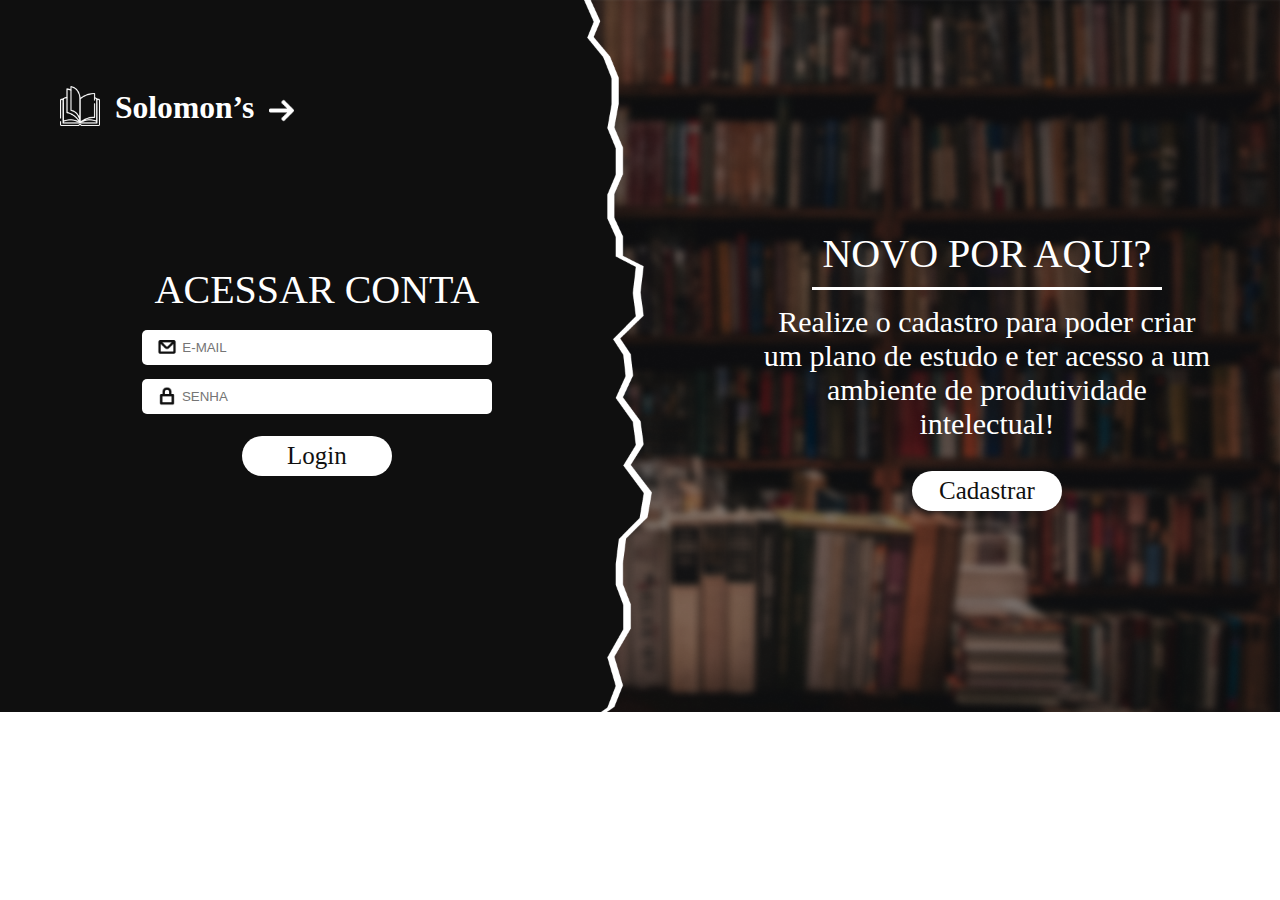
<file: Desenvolvimento/Site/web-data-viz/public/dashboard/edicao-aviso.html>
<!DOCTYPE html>
<html lang="pt-br">

<head>
    <link rel="shortcut icon" href="../assets/icon/favicon2.ico" type="image/x-icon">
    <meta charset="UTF-8">
    <meta http-equiv="X-UA-Compatible" content="IE=edge">
    <meta name="viewport" content="width=device-width, initial-scale=1.0">
    <title>AquaTech | Página Inicial</title>

    
    <link rel="stylesheet" href="./../css/dashboards.css">
    <link rel="stylesheet" href="./../css/estilo.css" />
    <script src="../js/sessao.js"></script>

    <link rel="preconnect" href="https://fonts.gstatic.com">
    <link
        href="https://fonts.googleapis.com/css2?family=Exo+2:ital,wght@0,100;0,200;0,300;0,400;0,500;0,600;0,700;0,800;0,900;1,100;1,200;1,300;1,400;1,500;1,600;1,700;1,800;1,900&display=swap"
        rel="stylesheet">
</head>

<body onload="validarSessao(), listarInfosDeUm()" style="background-color: #161618;">
    <!-- <body onload="validarSessao()"> -->

    <div class="janela">


        <div class="header-left">

            <h1>AquaTech</h1>

            <div class="hello">
                <h3>Olá, <span id="b_usuario">usuário</span>!</h3>
            </div>

            <div class="btn-nav-white">
                <a href="cards.html">
                    <h3>Aquários</h3>
                </a>
            </div>

            <div class="btn-nav-white">
                <a href="./dashboard.html">
                    <h3>Gráficos</h3>
                </a>
            </div>

            <div class="btn-nav-white">
                <a href="./mural.html">
                    <h3>Mural de Avisos</h3>
                </a>
            </div>

            <div class="btn-logout" onclick="limparSessao()">
                <h3>Sair</h3>
            </div>

        </div>

        <div class="dash-right">

            <div class="avisos">
                <div class="container">
                    <h1>Editar um aviso</h1>
                    <div class="div-form">
                        <label>
                            ID:
                            <br>
                            <input id="input_id" maxlength="100" type="text" style="color: rgb(196, 196, 196)" disabled>
                        </label>
                        <label>
                            Autor:
                            <br>
                            <input id="input_nome" maxlength="100" type="text" style="color: rgb(196, 196, 196)"
                                disabled>
                        </label>
                        <label>
                            Título:
                            <br>
                            <input id="input_titulo" maxlength="100" type="text" style="color: rgb(196, 196, 196)"
                                disabled>
                        </label>
                        <br>
                        <label>
                            Descrição (máximo de 250 caracteres):
                            <br>
                            <textarea id="textarea_descricao" maxlength="250" rows="5"></textarea>
                        </label>
                        <br>
                        <button onclick="editar()">Editar</button>
                    </div>

                </div>
            </div>
        </div>
    </div>
</body>

</html>

<script>
    function listarInfosDeUm() {
        console.log("Criar função de trazer informações de post escolhido");
    }

    function editar() {
        fetch(`/avisos/editar/${sessionStorage.getItem("ID_POSTAGEM_EDITANDO")}`, {
            method: "PUT",
            headers: {
                "Content-Type": "application/json"
            },
            body: JSON.stringify({
                descricao: textarea_descricao.value
            })
        }).then(function (resposta) {

            if (resposta.ok) {
                window.alert("Post atualizado com sucesso pelo usuario de email: " + sessionStorage.getItem("EMAIL_USUARIO") + "!");
                window.location = "/dashboard/mural.html"
            } else if (resposta.status == 404) {
                window.alert("Deu 404!");
            } else {
                throw ("Houve um erro ao tentar realizar a postagem! Código da resposta: " + resposta.status);
            }
        }).catch(function (resposta) {
            console.log(`#ERRO: ${resposta}`);
        });
    }

</script>
</file>
<file: Desenvolvimento/Site/web-data-viz/public/css/estilo.css>
*{
  margin: 0;
  padding: 0;
}

/*-----Header-----*/
header{
  width: 100%;
  height: 10vh;
  display: flex;
  justify-content: space-between;
  background-color: #101010;
  color: #ffffff;
  border-bottom: 2px solid white;
  font-family: "Playfair", serif;
  font-optical-sizing: auto;
  font-style: normal;
  font-variation-settings: "wdth" 100;
  position: sticky;
  z-index: 1000;
  top: 0;

  & h3{
      text-decoration: none;
      color: inherit;
      cursor: pointer;
  }
  
  & #logo{
      display: flex;
      align-items: center;
      margin: 5px;

      & img{
          width: 50px;
          padding-right: 15px;
          padding-left: 10px;
      }
      
      & #nome_site{
          font-size: 27px;
          font-family: "Playfair", serif;
      }
  }

  & #links{
      display: flex;
      align-items: center;
      flex-direction: row;
      justify-content: space-between;
      font-size: 25px;
      margin: 10px;

      & .no_link {
          text-decoration: none;
          color: inherit;
          cursor: pointer;
          margin: 10px;
      }

      & .no_link:hover{
          transform: scale(1.1);
      }
  }
  
  & #usuario{
      display: flex;
      align-items: center;

      & button{
          height: 30px;
          font-size: 25px;
          font-family: "Playfair", serif;
          background-color: #ffffff;
          border-radius: 5px;
          border: none;
      }

      & button:hover{
          transform: scale(1.1);
          cursor: pointer;
      }
  }
}
/*-----Header-----*/

/*-----Main-----*/
main{
  width: 100%;
  color: #ffffff;
  font-family: "Poppins", serif;
  font-weight: 400;
  font-style: normal;

  .section_separador{
      width: 100%;
      height: 2px;
      background-color: #ffffff solid;
  }

  & #section_home{
      height: 642px;
      background-image: url("../assets/Fundo_home.png");
      perspective: 50px;
      background-size: cover;
      background-repeat: no-repeat;
      background-position: center;
      display: flex;
      flex-direction: row;
      justify-content: space-around;
      align-items: center;
      font-size: 40px;

      & p{
          margin: 50px;
          font-family: "Italiana", sans-serif;
          font-weight: 400;
          font-style: normal;
          font-size: 45px;
          text-align: center;
      }

      & p:hover{
          transform: scale(1.1);  
      }
  }

  & #section_sobre{
      width: 100%;
      height: 750px;
      background-image: url("../assets/Fundo_sobre.png");
      background-size: cover;
      background-repeat: no-repeat;
      background-position: center;
      display: flex;
      align-items: center;
      
      & #informacoes{
          display: flex;
          flex-direction: column;
          align-items: center;
          justify-content: center;
          text-align: center;
          padding-left: 25px;
          padding-right: 858px;

          & h3{
              font-size: 64px;
              font-family: "Playfair", serif;
              font-optical-sizing: auto;
              font-style: normal;
              font-variation-settings: "wdth" 100;
              margin: 20px;
          }
          
          & p{
              font-size: 30px;
              margin: 20px;
              margin-top: 30px;
          }
      }
  }

  & #section_simular{
      width: 100%;
      height: 750px;
      background-image: url("../assets/Fundo_simular.png");
      background-size: cover;
      background-repeat: no-repeat;
      background-position: center;
      display: flex;
      justify-content: space-between;
      align-items: center;

      & #cadastro{
          display: flex;
          position: relative;
          align-items: center;

          & #moldura{
              width: 350px;
              padding-left: 200px;
          }

          & #button_cadastro{
              width: 250px;
              height: 60px;
              font-size: 40px;
              font-family: "Playfair", serif;
              background-color: #ffffff;
              border-radius: 5px;
              border: none;
              position: absolute;
              margin-left: 250px;
              margin-bottom: 20px;
          }

          & #button_cadastro:hover{
              transform: scale(1.1);
              cursor: pointer;
          }
      }
      
      & p{
          font-size: 30px;
          text-align: center;
          padding-left: 400px;
          padding-right: 40px;
      }
  }

  & #section_missao{
      width: 100%;
      height: 750px;
      background-image: url("../assets/Fundo_missao.png");
      background-size: cover;
      background-repeat: no-repeat;
      background-position: center;
      display: flex;
      flex-direction: column;
      align-items: center;
      justify-content: center;

      & div{
          display: flex;
          flex-direction: column;
          align-items: center;
          justify-content: center;
          text-align: center;
          padding-inline: 150px;
          
          & #titulo{
              font-size: 60px;
              font-family: "Playfair", serif;
              font-optical-sizing: auto;
              font-style: normal;
              font-variation-settings: "wdth" 100;
              margin-bottom: 15px;
          }

          & p{
              font-size: 27px;
              padding-top: 20px;
          }

          & button{
              width: 150px;
              height: 45px;
              margin-top: 20px;
              background-color: #ffffff;
              border-radius: 20px;
              border: none;
              font-size: 35px;
              text-align: center;
          }

          & button:hover{
              transform: scale(1.1);
              cursor: pointer;
          }
      }
  }

  & #section_carrocel{
    width: 100%;
    height: 720px;
    background-color: #101010;
    display: flex;
    flex-direction: column;
    justify-content: center;
    padding: 20px;
    box-sizing: border-box;

      & #titulo{
        display: flex;
        align-items: center;
        justify-content: center;
        flex-direction: column;
        font-size: 25px;
        margin-top: 5px;
      }

      & #sibtitulo{
        font-size: 15px;
        margin-top: 5px;
      }

      & #carrocel{
        width: 100%;
        height: 100%;
        display: flex;
        align-items: center;
        flex-direction: row;
        justify-content: center;
        position: relative;

        & .nav-btn{
            height: 70px;
            cursor: pointer;
            z-index: 2;
        }
        
        & #direcionador_proverbios{
            width: 100%;
            display: flex;
            flex-direction: row;
            align-items: center;
            overflow: hidden;
            position: relative;

            & .conjunto{
                display: flex;
                flex-direction: column;
                justify-content: center;
                align-items: center;

                & .bar_versiculos{
                    width: 300px;
                    height: 500px;
                    background-color: #ffffff;
                    border-radius: 10px;
                    margin: 20px;
                    flex-shrink: 0;
                    transition: transform 0.5s ease;
                    cursor: pointer;
                
                }

                & p{
                    font-size: 15px;
                }
            }

            & #conselhos_de_um_pai{
                background-image: url('../assets/conselhos.jpg');
                background-size: cover;
                background-repeat: no-repeat;
                background-position: center;
            }

            & #clamor_da_sabedoria{
                background-image: url('../assets/clamor.jpg');
                background-size: cover;
                background-repeat: no-repeat;
                background-position: center;
            }

            & #proverbios_de_salomao{
                background-image: url('../assets/salomao.jpg');
                background-size: cover;
                background-repeat: no-repeat;
                background-position: center;
            }

            & #ditados_dos_sabios{
                background-image: url('../assets/sabios.jpg');
                background-size: cover;
                background-repeat: no-repeat;
                background-position: center;
            }

            & #ditados_de_agur{
                background-image: url('../assets/agur.jpg');
                background-size: cover;
                background-repeat: no-repeat;
                background-position: center;
            }

            & #ditados_rei_lemuel{
                background-image: url('../assets/lemuel.jpg');
                background-size: cover;
                background-repeat: no-repeat;
                background-position: center;
            }
        }
      }
    }

  & #section_sobre_mim{
      width: 100%;
      height: 750px;
      background-color: #101010;
      display: flex;
      flex-direction: row;
      align-items: center;
      
      & #informacoes{
          display: flex;
          flex-direction: column;
          align-items: center;
          justify-content: center;
          margin: 50px;

          & p{
              font-size: 30px;
              padding-top: 22px;
          }

          & #titulo{
              font-size: 48px;
              padding-bottom: 8px;
          }
      }

      #foto{
          height: 600px;
          padding-right: 40px;
      }
  }
}

footer{
  color: #ffffff;
  background-color: #101010;
  font-family: "Poppins", serif;
  font-weight: 400;
  font-style: normal;

  & #section_contatos{
      width: 100%;
      height: 190px;
      background-position: center;
      background-repeat: no-repeat;
      background-image: url("../assets/footer_fundo.png");
      display: flex;
      flex-direction: row;
      justify-content: space-between;
      align-items: center;

      & a{
          font-size: 20px;
          text-decoration: none;
          color: inherit;
      }

      & p{
          font-size: 20px;
      }
      
      & .icons{
          height: 60px;
      }

      & img{
          margin-bottom: 10px;
      }

      & #footer_email{
          display: flex;
          flex-direction: column;
          align-items: center;
          margin-left: 150px;
      }

      & #footer_local{
          display: flex;
          flex-direction: column;
          align-items: center;
          margin-right: 95px;
      }

      & #footer_contato{
          display: flex;
          flex-direction: column;
          align-items: center;
          margin-right: 150px;
      }
  }

  & #section_infos{
      display: flex;
      flex-direction: row;
      justify-content: space-between;
      align-items: center;
      height: 250px;
      

      & p{
          font-size: 18px;
          margin-top: 10px;
      }
      
      & #titulo{
          font-size: 24px;
          margin: 0;
      }

      & #logo{
          margin-bottom: 25px;
          margin-inline: 25px;
          display: flex;

          & img{
              height: 200px;
              padding-left: 20px;
          }
      }

      & #logo_rede{
          display: flex;
          flex-direction: row;
          align-items: center;

          & #redes_sociais{
              display: flex;
              flex-direction: column;
              justify-content: center;
              padding-left: 30px;
  
              & div{
                  display: flex;
                  flex-direction: row;
                  margin-top: 6px;
  
                  & a{
                      text-decoration: none;
                      color: inherit;
                      cursor: pointer;
                      font-size: 18px;
                      margin-top: 10px;
                      margin-left: 12px;
                  }
  
                  & a:hover{
                      transform: scale(1.1);
                  }

                  & p{
                      margin-left: 12px;
                  }
              }
              
              & #icons{
                  height: 35px;
              }
  
              & #titulo_rede{
                  font-size: 27px;
                  margin-top: 15;
              }
          }
      }
      
      

      & #footer_infos{
          display: flex;
          flex-direction: row;
          align-items: center;
          justify-content: space-around;

          & #footer_help{
              display: flex;
              flex-direction: column;
              padding-inline: 20px;
              text-align: center;
          }

          & #separadores{
              margin-top: 20px;
          }
      }
  }
}
</file>
<file: Desenvolvimento/Site/Site Institucional/css/quiz.css>
*{
    margin: 0;
    padding: 0;
}

header{
    width: 100%;
    height: 10vh;
    display: flex;
    justify-content: space-between;
    background-color: #101010;
    color: #ffffff;
    border-bottom: 2px solid white;
    font-family: "Playfair", serif;
    font-optical-sizing: auto;
    font-style: normal;
    font-variation-settings: "wdth" 100;
    position: sticky;
    z-index: 1000;
    top: 0;

    & h3{
        text-decoration: none;
        color: inherit;
        cursor: pointer;
    }
    
    & #logo{
        display: flex;
        align-items: center;
        margin: 5px;

        & img{
            width: 50px;
            padding-right: 15px;
            padding-left: 10px;
        }
        
        & #nome_site{
            font-size: 27px;
            font-family: "Playfair", serif;
        }
    }

    & #links{
        display: flex;
        align-items: center;
        flex-direction: row;
        justify-content: space-between;
        font-size: 25px;
        margin: 10px;

        & .no_link {
            text-decoration: none;
            color: inherit;
            cursor: pointer;
            margin: 10px;
        }

        & .no_link:hover{
            transform: scale(1.1);
        }
    }
    
    & #usuario{
        display: flex;
        align-items: center;

        & button{
            height: 30px;
            font-size: 25px;
            font-family: "Playfair", serif;
            background-color: #ffffff;
            border-radius: 5px;
            border: none;
        }

        & button:hover{
            transform: scale(1.1);
            cursor: pointer;
        }
    }
}

main{
    width: 100%;
    height: 720px;
    color: #ffffff;
    font-family: "Poppins", serif;
    font-weight: 400;
    font-style: normal;

    & #section_missao{
        width: 100%;
        height: 720px;
        background-image: url("../assets/Fundo.png");
        background-size: cover;
        background-repeat: no-repeat;
        background-position: center;
        display: flex;
        flex-direction: column;
        align-items: center;
        justify-content: center;

        & div{
            display: flex;
            flex-direction: column;
            align-items: center;
            justify-content: center;
            text-align: center;
            padding-inline: 150px;
            
            & #titulo{
                font-size: 60px;
                font-family: "Playfair", serif;
                font-optical-sizing: auto;
                font-style: normal;
                font-variation-settings: "wdth" 100;
                margin-bottom: 15px;
            }

            & p{
                font-size: 27px;
                padding-top: 20px;
            }

            & button{
                width: 150px;
                height: 45px;
                margin-top: 20px;
                background-color: #ffffff;
                border-radius: 20px;
                border: none;
                font-size: 35px;
                text-align: center;
            }

            & button:hover{
                transform: scale(1.1);
            }
        }
    }
}
</file>
<file: Desenvolvimento/Site/web-data-viz/public/css/cadastro.css>
*{
    margin: 0;
    padding: 0;
}

main{
    width: 100%;
    height: 712px;
    background-image: url("../assets/cadastro/Fundo_cadastro.png");
    background-repeat: no-repeat;
    background-size: cover;
    background-position: center;
    color: #ffffff;
    display: flex;
    flex-direction: column;
    align-items: center;
    justify-content: center;
    font-family: "Poppins", serif;
    font-weight: 400;
    font-style: normal;

    & #logo{
        width: 100%;
        display: flex;
        align-items: center;
        justify-content: end;
        font-family: "Playfair", serif;
        font-optical-sizing: auto;
        font-style: normal;
        font-variation-settings: "wdth" 100;
        margin-right: 100px;
        margin-top: 35px;
    
        & #logo_logo{
            width: 40px;
            padding-right: 15px;
            padding-left: 10px;
        }
        
        & #nome_site{
            font-size: 27px;
            font-family: "Playfair", serif;
        }

        & #voltar{
            width: 25px;
            margin-left: 15px;
            padding-top: 8px;
            cursor: pointer;
        }
    }

    & #conteudo{
        display: flex;
        flex-direction: row;
        align-items: center;
        justify-content: center;
        margin-top: 100px;
        margin-bottom: 150px;
        width: 100%;

        & #titulo{
            font-size: 40px;
            margin-bottom: 10px;
        }
        & p{
            font-size: 30px;
        }
    
        & button{
            height: 40px;
            width: 150px;
            background-color: #ffffff;
            color: #101010;
            border-radius: 20px;
            border: none;
            margin-top: 15px;
            font-family: "Poppins", serif;
            font-weight: 400;
            font-style: normal;
            font-size: 25px;
            text-align: center;
            cursor: pointer;
        }
        
        & #mensagem{
            display: flex;
            align-items: center;
            justify-content: center;
            flex-direction: column;
            text-align: center;
            margin-left: 50px;
    
            & #text{
                margin: 15px;
            }
        }
        
        & #dados{
            width: 100vw;
            height: auto;
            display: flex;
            align-items: center;
            flex-direction: column;
            text-align: center;
            font-size: 45px;
            margin-left: 95px;
    
            & #inputs{
                width: 350px;
                height: 35px;
                display: flex;
                justify-content: center;
                align-items: center;
                margin: 7px;
                background-color: #ffffff;
                border-radius: 5px;
    
                & img{
                    height: 20px; 
                    margin: 5px;
                }
            }
            
            & #input{
                display: flex;
                width: 300px;
                height: 35px;
                border-radius: 5px;
                border: none;
            }
        }
    }
    
}
</file>
<file: Desenvolvimento/Site/web-data-viz/public/css/login.css>
*{
    margin: 0;
    padding: 0;
}

main{
    width: 100%;
    height: 712px;
    background-image: url("../assets/login/Fundo_login.png");
    background-repeat: no-repeat;
    background-size: cover;
    background-position: center;
    color: #ffffff;
    display: flex;
    flex-direction: column;
    align-items: center;
    justify-content: center;
    font-family: "Poppins", serif;
    font-weight: 400;
    font-style: normal;

    & #logo{
        width: 100%;
        display: flex;
        align-items: center;
        justify-content: start;
        font-family: "Playfair", serif;
        font-optical-sizing: auto;
        font-style: normal;
        font-variation-settings: "wdth" 100;
        margin-left: 100px;
        margin-top: 35px;

        & #logo_logo{
            width: 40px;
            padding-right: 15px;
            padding-left: 10px;
        }
        
        & #nome_site{
            font-size: 27px;
            font-family: "Playfair", serif;
        }

        & #voltar{
            width: 25px;
            margin-left: 15px;
            padding-top: 8px;
            cursor: pointer;
        }
    }

    & #conteudo{
        display: flex;
        flex-direction: row;
        align-items: center;
        justify-content: center;
        margin-top: 100px;
        margin-bottom: 150px;
        width: 100%;

        & #titulo{
            font-size: 40px;
            margin-bottom: 10px;
        }
        & p{
            font-size: 30px;
        }
    
        & button{
            height: 40px;
            width: 150px;
            background-color: #ffffff;
            color: #101010;
            border-radius: 20px;
            border: none;
            margin-top: 15px;
            font-family: "Poppins", serif;
            font-weight: 400;
            font-style: normal;
            font-size: 25px;
            text-align: center;
            cursor: pointer;
        }
    
        & #mensagem{
            display: flex;
            align-items: center;
            flex-direction: column;
            text-align: center;
            margin-left: 200px;
            margin-right: 50px;
    
            & #text{
                margin: 15px;
            }
        }
    
        & #dados{
            width: 100vw;
            height: auto;
            display: flex;
            align-items: center;
            flex-direction: column;
            text-align: center;
            font-size: 45px;
            margin-left: 90px;
    
            & #inputs{
                width: 350px;
                height: 35px;
                display: flex;
                justify-content: center;
                align-items: center;
                margin: 7px;
                background-color: #ffffff;
                border-radius: 5px;
    
                & img{
                    height: 20px; 
                    margin: 5px;
                }
            }
            
            & input{
                display: flex;
                width: 300px;
                height: 35px;
                border-radius: 5px;
                border: none;
            }
        }
    }


}
</file>
<file: Desenvolvimento/Site/web-data-viz/public/css/dashboards.css>
*{
  margin: 0;
  padding: 0;
}

body{
  background-color: #161616;
  height: 100%;
}

header{
  width: 100%;
  height: 10vh;
  display: flex;
  justify-content: space-between;
  background-color: #101010;
  color: #ffffff;
  border-bottom: 2px solid white;
  font-family: "Playfair", serif;
  font-optical-sizing: auto;
  font-style: normal;
  font-variation-settings: "wdth" 100;
  position: sticky;
  z-index: 1000;
  top: 0;
  
  & #logo{
      display: flex;
      align-items: center;
      margin: 5px;

      & img{
          width: 50px;
          padding-right: 15px;
          padding-left: 10px;
      }
      
      & #nome_site{
          font-size: 27px;
          font-family: "Playfair", serif;
      }
  }

  & #links{
      display: flex;
      align-items: center;
      flex-direction: row;
      justify-content: space-between;
      font-size: 25px;
      margin: 10px;

      & .no_link{
          text-decoration: none;
          color: inherit;
          margin: 10px;
      }

      & .no_link:hover{
          transform: scale(1.1);
      }

  }
  
  & #usuario{
      display: flex;
      align-items: center;

      & button{
          height: 30px;
          font-size: 25px;
          font-family: "Playfair", serif;
          background-color: #ffffff;
          border-radius: 5px;
          border: none;
      }

      & img{
          height: 50px;
          margin: 20px;
      }

      & #menu_toggle{
          & .bar{
              width: 35px;
              height: 5px;
              background-color: #ffffff;
              border-radius: 2px;
              margin: 4px;
              margin-left: 15px;
              cursor: pointer;
          }
      }
  }

  & .side_menu{
      position: fixed;
      top: 0;
      right: -250px; /* Menu começa fora da tela à direita */
      width: 250px;
      height: 100%;
      background-color: #101010;
      transition: right 0.3s ease; /* Animação para mover o menu */
      z-index: 999;
      margin-top: 73px;
      color: #fff;
      box-shadow: -5px 0 7px rgba(0, 0, 0, 0.5);
      font-family: "Poppins", serif;
      font-weight: 400;
      font-style: normal;

      & .conteudo_menu{
          display: flex;
          flex-direction: column;

          & .titulo_menu{
              background-color: #202020;
              height: 50px;
              display: flex;
              align-items: center;
              justify-content: center;
          }

          & #opcoes_menu{
              display: flex;
              flex-direction: column;

              & div{
                  display: flex;
                  align-items: center;
                  justify-content: center;
                  flex-direction: row;
                  margin-right: 20px;

                  & img{
                      height: 25px;
                  }
              }

          }
      }
  }

  & .side_menu.active{
      right: 0;
  }


}

main{
  color: #ffffff;
  display: flex;
  flex-direction: column;
  font-family: "Poppins", serif;
  font-weight: 400;
  font-style: normal;
  height: 88vh;

  & #menu_estudos.hidden{
          transform: translateX(-210px); /* Apenas 50px visíveis */

          & #materias{
              display: none;
          }
      }

  & #menu_estudos{
      position: fixed;
      top: 0;
      left: 0;
      width: 250px;
      height: 100%;
      background-color: #101010;
      margin-top: 70px;
      overflow-y: auto;
      transition: transform 0.3s ease;

      & #conteudo_estudos{
          margin-bottom: 20px;

          & #titulo_menu{
              display: flex;
              align-items: center;
              height: 60px;
              background-color: #202020;
              cursor: pointer;
              user-select: none;
              padding-left: 10px;
              
              & p{
                  font-size: 20px;
                  margin-left: 85px;
              }

              & #toggle_icon{
                  display: inline-block;
                  margin-left: auto;
                  margin-right: 10px;
                  transform: rotate(0deg);
                  transition: transform 0.3s ease;
              }
          }

          & #materias{
              & #separador{
                  width: 100%;
                  height: 0.5px;
                  background-color: #ffffff;
              }
  
              & #titulo_materia{
                  display: flex;
                  align-items: center;
                  justify-content: center;
                  height: 38px;
              }
          }
  
          & li{
              display: flex;
              justify-content: space-between;
              margin-left: 10px;
              font-size: 13px;
  
              & input{
                  margin-right: 10px;
              }
          }
      }
  }

  

  & #visao_estudos{
      display: flex;
      align-items: center;
      margin-left: 115px;
      margin-top: 30px;

      & img{
          height: 25px;
          margin-right: 15px;
      }

      & p{
          margin-right: 15px;
      }
      
      & select{
          height: 19px;
          border: none;
          background-color: #ffffff;
          font-family: "Poppins", serif;
          font-weight: 400;
          font-style: normal;
          border-radius: 5px;
      }
  }

  & #dash{
      margin: 25px;
      display: flex;
      justify-content: space-around;
      flex-grow: 1;

      & .kpi_titulo{
          font-size: 22px;
      }

      & #visaoProdutividadeGeral{
          width: 700px;
          height: 450px;
          border-radius: 12px;
          background-color: #ffffff;
          display: flex;
          flex-direction: column;
          justify-content: space-between;
          margin-left: 30px;

          & #titulo{
              width: 700px;
              height: 70px;
              background-color: #202020;
              border-top-left-radius: 9px;
              border-top-right-radius: 9px;
              display: flex;
              text-align: center;
              align-items: center;
              justify-content: center;
          }

          & #grafico{
              display: flex;
              align-items: end;
              margin-bottom: 20px;
              width: 700px;
              height: 500px;
          }
      }

      & #visaoSecundaria{
          width: 450px;
          height: 450px;
          display: flex;
          flex-direction: column;
          justify-content: space-between;
          margin-right: 30px;

          & .kpi_dado{
              font-size: 20px;
          }

          & #kpis{
              display: flex;
              justify-content: space-between;

              & img{
                  height: 40px;
              }

              & #titulo{
                  background-color: #202020;
                  width: 200px;
                  height: 35px;
                  display: flex;
                  justify-content: center;
                  align-items: center;
                  border-top-left-radius: 7px;
                  border-top-right-radius: 7px;
                  position: absolute;
              }

              & .kpi_informacao{
                  background-color: #ffffff;
                  width: 200px;
                  height: 150px;
                  border-radius: 10px;

                  & .kpi_conteudo{
                      width: 100%;
                      height: 100%;
                      color: #101010;
                      display: flex;
                      align-items: center;
                      justify-content: center;
                      margin-top: 15px;
                  }

                  & #conteudo_progressao{
                      & img{
                          margin-right: 10px;
                      }
                  }
              }
          }

          & #div_visaoMaterias{
              display: flex;
              flex-direction: column;
              background-color: #ffffff;
              border-radius: 10px;
              height: 300px;
              width: 100%;
              margin-top: 15px;

              & #titulo{
                  background-color: #202020;
                  width: 450px;
                  height: 38px;
                  display: flex;
                  justify-content: center;
                  align-items: center;
                  border-top-left-radius: 7px;
                  border-top-right-radius: 7px;
              }

              & #materiasRealizadas{
                  width: 100%;
                  display: flex;
                  align-items: end;
              }
          }
      }
  }
}
</file>
